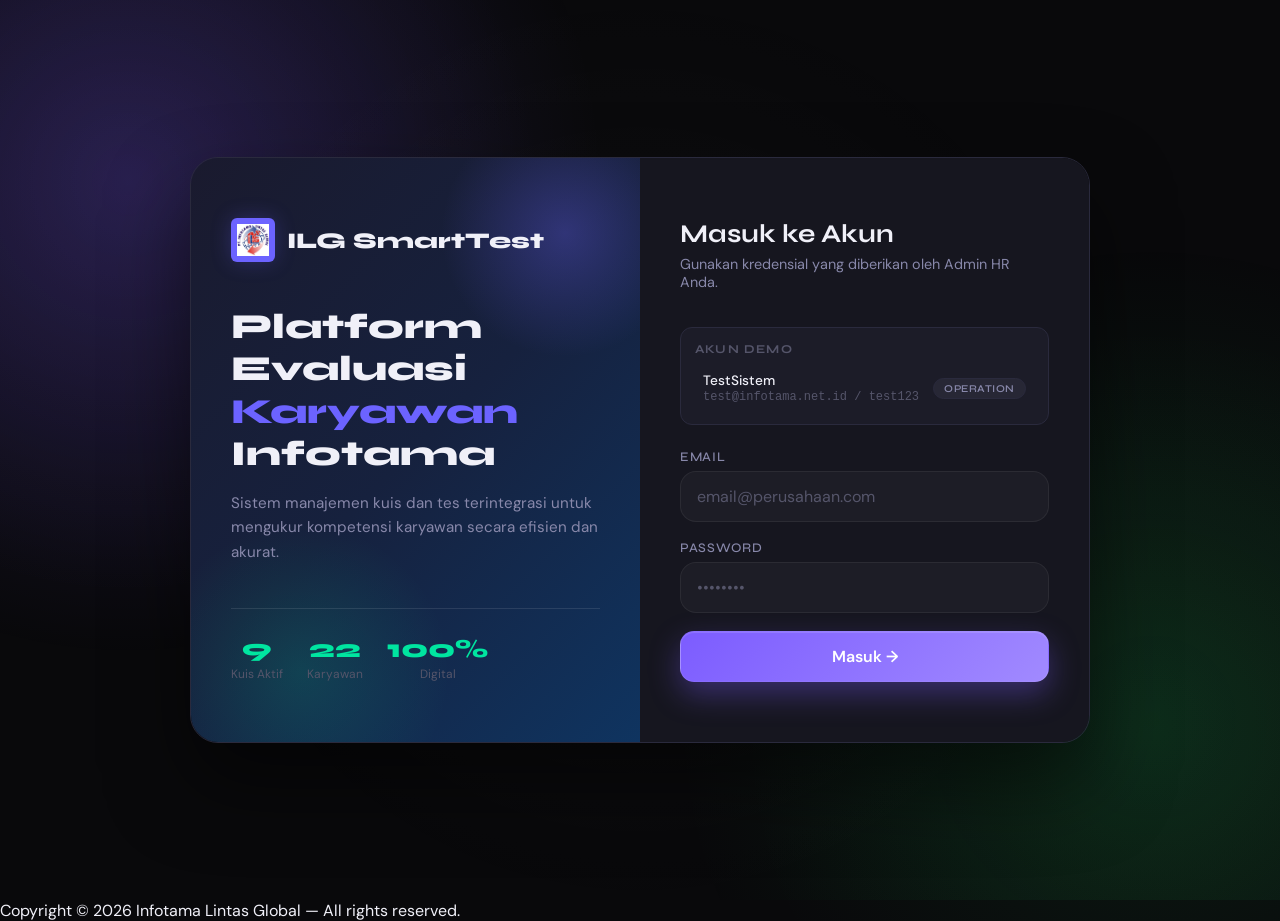
<file: index.html>
<!DOCTYPE html>
<html lang="id">
<head>
  <meta charset="UTF-8" />
  <meta name="viewport" content="width=device-width, initial-scale=1.0, maximum-scale=1.0, user-scalable=no">
  <title>ILG SmartTest — Sistem Kuis Karyawan</title>

  <link rel="preconnect" href="https://fonts.googleapis.com" />
  <link rel="preconnect" href="https://fonts.gstatic.com" crossorigin />
  <link href="https://fonts.googleapis.com/css2?family=Syne:wght@400;600;700;800&family=DM+Sans:ital,wght@0,300;0,400;0,500;0,700&display=swap" rel="stylesheet" />
  <link rel="manifest" href="manifest.json" />
  <link rel="stylesheet" href="style.css" />
  <link rel="stylesheet" href="style-modern-saas-2025.css">
</head>
<body>

  <!-- ==== HAMBURGER MENU ==== -->
  <div id="hb-overlay">
    <button id="hb-toggle" aria-label="Buka menu">
      <span></span><span></span><span></span>
    </button>

    <div id="hb-backdrop"></div>

    <nav id="hb-drawer">
      <div class="hb-drawer-header">
        <img src="logoilg.jpeg" alt="Logo" class="hb-logo" />
        <span>ILG SmartTest</span>
      </div>
      <ul id="hb-menu-list"><!-- diisi otomatis lewat JS --></ul>
    </nav>
  </div>
  <!-- ==== END HAMBURGER MENU ==== -->

  <div id="app"></div>

  <script>
    // Sesuaikan daftar ini dengan teks tombol nav yang SUDAH ADA di app Anda.
    // 'match' = teks yang dicari di tombol/link nav yang dirender bundle1.min.js.
    // 'label' = teks yang tampil di drawer hamburger.
    var MENU_ITEMS = [
      { label: 'Beranda', match: 'Beranda' },
      { label: 'Kuis Saya', match: 'Kuis Saya' },
      { label: 'Hasil Saya', match: 'Hasil Saya' },
      { label: 'Keluar', match: 'Keluar' }
    ];

    (function () {
      var toggleBtn = document.getElementById('hb-toggle');
      var drawer = document.getElementById('hb-drawer');
      var backdrop = document.getElementById('hb-backdrop');
      var list = document.getElementById('hb-menu-list');

      function buildMenu() {
        list.innerHTML = '';
        MENU_ITEMS.forEach(function (item) {
          var li = document.createElement('li');
          var a = document.createElement('a');
          a.href = '#';
          a.textContent = item.label;
          a.addEventListener('click', function (e) {
            e.preventDefault();
            triggerExistingNav(item.match);
            closeDrawer();
          });
          li.appendChild(a);
          list.appendChild(li);
        });
      }

      // Cari elemen nav yang SUDAH dirender oleh bundle1.min.js berdasarkan
      // teksnya, lalu "klik" elemen itu — supaya routing SPA yang sudah ada tetap dipakai.
      function triggerExistingNav(matchText) {
        var candidates = document.querySelectorAll('#app button, #app a, #app [role="button"], #app .nav-item, #app .logout-btn');
        for (var i = 0; i < candidates.length; i++) {
          var el = candidates[i];
          if (el.closest('#hb-overlay')) continue;
          if (el.textContent && el.textContent.trim().indexOf(matchText) !== -1) {
            el.click();
            return;
          }
        }
        console.warn('[hamburger] Tombol nav dengan teks "' + matchText + '" tidak ditemukan di halaman ini.');
      }

      function openDrawer() {
        drawer.classList.add('open');
        backdrop.classList.add('show');
        toggleBtn.classList.add('open');
      }
      function closeDrawer() {
        drawer.classList.remove('open');
        backdrop.classList.remove('show');
        toggleBtn.classList.remove('open');
      }

      toggleBtn.addEventListener('click', function () {
        if (window.innerWidth > 768) {
          document.body.classList.toggle('sidebar-collapsed');
          toggleBtn.classList.toggle('open');
        } else {
          drawer.classList.contains('open') ? closeDrawer() : openDrawer();
        }
      });
      backdrop.addEventListener('click', closeDrawer);

      // Hamburger cuma muncul setelah login (saat sidebar sudah dirender App).
      // Karena app ini SPA yang me-render ulang #app, kita pantau perubahannya.
      function updateVisibility() {
        var loggedIn = !!document.querySelector('#app .sidebar');
        toggleBtn.classList.toggle('visible', loggedIn);
        if (!loggedIn) closeDrawer(); // auto-tutup drawer kalau balik ke login (misal logout)
      }

      var appEl = document.getElementById('app');
      if (appEl) {
        new MutationObserver(updateVisibility).observe(appEl, { childList: true, subtree: true });
      }
      updateVisibility(); // cek langsung saat pertama load

      buildMenu();
    })();
  </script>

  <script src="bundle1.min.js"></script>

  <footer class="site-footer">
    Copyright &copy; 2026 Infotama Lintas Global &mdash; All rights reserved.
  </footer>

  <script>
    if ('serviceWorker' in navigator) {
      navigator.serviceWorker.register('/pwa/sw.js');
    }
    // fallback buat browser yang nggak support Background Sync (Safari/iOS)
    window.addEventListener('online', () => {
      navigator.serviceWorker.ready.then((reg) => {
        reg.active?.postMessage({ type: 'TRY_SYNC_RESULTS' });
      });
    });
  </script>

</body>
</html>
</file>
<file: style.css>
:root {
  --bg-void: #0a0a0f;
  --bg-surface: #111118;
  --bg-card: #16161f;
  --bg-elevated: #1c1c28;
  --border: #2a2a3d;
  --border-bright: #3d3d5c;
 
  --accent: #6c63ff;
  --accent-glow: rgba(108, 99, 255, 0.25);
  --accent-dim: #3d3870;
  --green: #00e5a0;
  --green-glow: rgba(0, 229, 160, 0.2);
  --red: #ff4d6a;
  --red-glow: rgba(255, 77, 106, 0.2);
  --amber: #ffb347;
  --amber-glow: rgba(255, 179, 71, 0.2);
 
  --text-primary: #f0f0f8;
  --text-secondary: #8888aa;
  --text-muted: #55556a;
 
  --radius-sm: 6px;
  --radius-md: 12px;
  --radius-lg: 20px;
  --radius-xl: 28px;
 
  --font-display: 'Syne', sans-serif;
  --font-body: 'DM Sans', sans-serif;
 
  --transition: all 0.2s cubic-bezier(0.4, 0, 0.2, 1);
  --transition-slow: all 0.4s cubic-bezier(0.4, 0, 0.2, 1);
}
 
* { margin: 0; padding: 0; box-sizing: border-box; }
 
html {
  scroll-behavior: smooth;
  -webkit-text-size-adjust: 100%;
  -moz-text-size-adjust: 100%;
  text-size-adjust: 100%;
}
 
body {
  font-family: var(--font-body);
  background: var(--bg-void);
  color: var(--text-primary);
  min-height: 100vh;
  min-height: 100dvh;
  overflow-x: hidden;
  max-width: 100vw;
}
 
body::before {
  content: '';
  position: fixed;
  inset: 0;
  background:
    radial-gradient(ellipse 60% 40% at 15% 20%, rgba(108,99,255,0.08) 0%, transparent 60%),
    radial-gradient(ellipse 40% 60% at 85% 80%, rgba(0,229,160,0.05) 0%, transparent 60%);
  pointer-events: none;
  z-index: 0;
}
 
#app { position: relative; z-index: 1; }
 
::-webkit-scrollbar { width: 6px; }
::-webkit-scrollbar-track { background: var(--bg-surface); }
::-webkit-scrollbar-thumb { background: var(--border-bright); border-radius: 3px; }
::-webkit-scrollbar-thumb:hover { background: var(--accent-dim); }
 
h1, h2, h3, h4 { font-family: var(--font-display); }
 
/* ===== LAYOUT ===== */
.container { max-width: 1200px; margin: 0 auto; padding: 0 24px; }
 
/* ===== BUTTON SYSTEM ===== */
.btn {
  display: inline-flex; align-items: center; gap: 8px;
  padding: 10px 20px; border: none; border-radius: var(--radius-sm);
  font-family: var(--font-body); font-size: 0.9rem; font-weight: 500;
  cursor: pointer; transition: var(--transition); text-decoration: none;
  white-space: nowrap; position: relative; overflow: hidden;
  -webkit-tap-highlight-color: transparent;
  touch-action: manipulation;
}
.btn::after {
  content: ''; position: absolute; inset: 0;
  background: rgba(255,255,255,0); transition: var(--transition);
}
.btn:hover::after { background: rgba(255,255,255,0.06); }
.btn:active { transform: scale(0.97); }
 
.btn-primary {
  background: var(--accent); color: #fff;
  box-shadow: 0 0 20px var(--accent-glow);
}
.btn-primary:hover { box-shadow: 0 0 30px var(--accent-glow), 0 0 60px rgba(108,99,255,0.15); }
 
.btn-ghost {
  background: transparent; color: var(--text-secondary);
  border: 1px solid var(--border);
}
.btn-ghost:hover { border-color: var(--accent); color: var(--text-primary); }
 
.btn-danger {
  background: rgba(255,77,106,0.15); color: var(--red);
  border: 1px solid rgba(255,77,106,0.3);
}
.btn-danger:hover { background: rgba(255,77,106,0.25); }
 
.btn-success {
  background: rgba(0,229,160,0.15); color: var(--green);
  border: 1px solid rgba(0,229,160,0.3);
}
.btn-success:hover { background: rgba(0,229,160,0.25); }
 
.btn-sm { padding: 6px 14px; font-size: 0.8rem; }
.btn-lg { padding: 14px 28px; font-size: 1rem; font-weight: 600; }
.btn-full { width: 100%; justify-content: center; }
 
/* ===== CARD ===== */
.card {
  background: var(--bg-card); border: 1px solid var(--border);
  border-radius: var(--radius-lg); padding: 24px;
  transition: var(--transition);
}
.card:hover { border-color: var(--border-bright); }
 
.card-elevated {
  background: var(--bg-elevated); border: 1px solid var(--border-bright);
}
 
/* ===== BADGE ===== */
.badge {
  display: inline-flex; align-items: center; gap: 4px;
  padding: 3px 10px; border-radius: 99px;
  font-size: 0.75rem; font-weight: 600; font-family: var(--font-display);
  letter-spacing: 0.05em; text-transform: uppercase;
}
.badge-accent { background: var(--accent-glow); color: var(--accent); border: 1px solid var(--accent-dim); }
.badge-green { background: var(--green-glow); color: var(--green); border: 1px solid rgba(0,229,160,0.3); }
.badge-red { background: var(--red-glow); color: var(--red); border: 1px solid rgba(255,77,106,0.3); }
.badge-amber { background: var(--amber-glow); color: var(--amber); border: 1px solid rgba(255,179,71,0.3); }
.badge-muted { background: rgba(136,136,170,0.1); color: var(--text-secondary); border: 1px solid var(--border); }
 
/* ===== FORM ===== */
.form-group { display: flex; flex-direction: column; gap: 6px; margin-bottom: 18px; }
.form-label {
  font-size: 0.82rem; font-weight: 500; color: var(--text-secondary);
  font-family: var(--font-display); letter-spacing: 0.05em; text-transform: uppercase;
}
.form-input, .form-select, .form-textarea {
  background: var(--bg-elevated); border: 1px solid var(--border);
  border-radius: var(--radius-sm); padding: 11px 14px;
  color: var(--text-primary); font-family: var(--font-body);
  /* PENTING: min 16px agar iOS Safari tidak auto-zoom saat focus */
  font-size: 16px;
  transition: var(--transition); outline: none; width: 100%;
  -webkit-appearance: none;
  appearance: none;
}
.form-input:focus, .form-select:focus, .form-textarea:focus {
  border-color: var(--accent); box-shadow: 0 0 0 3px var(--accent-glow);
}
.form-input::placeholder { color: var(--text-muted); }
.form-select { cursor: pointer; }
.form-select option { background: var(--bg-elevated); color: var(--text-primary); }
.form-textarea { resize: vertical; min-height: 100px; }
 
/* ===========================
   LOGIN PAGE
   =========================== */
.login-page {
  min-height: 100vh;
  min-height: 100dvh;
  display: flex; align-items: center; justify-content: center;
  padding: 24px;
}
.login-wrap {
  display: grid; grid-template-columns: 1fr 1fr;
  max-width: 900px; width: 100%; border-radius: var(--radius-xl);
  overflow: hidden; border: 1px solid var(--border);
  box-shadow: 0 40px 80px rgba(0,0,0,0.5);
}
.login-hero {
  background: linear-gradient(135deg, #1a1a2e 0%, #16213e 50%, #0f3460 100%);
  padding: 60px 40px; display: flex; flex-direction: column;
  justify-content: space-between; position: relative; overflow: hidden;
}
.login-hero::before {
  content: '';
  position: absolute; top: -50px; right: -50px;
  width: 250px; height: 250px;
  border-radius: 50%;
  background: radial-gradient(circle, rgba(108,99,255,0.3) 0%, transparent 70%);
}
.login-hero::after {
  content: '';
  position: absolute; bottom: -80px; left: -40px;
  width: 300px; height: 300px; border-radius: 50%;
  background: radial-gradient(circle, rgba(0,229,160,0.15) 0%, transparent 70%);
}
.login-hero-logo {
  display: flex; align-items: center; gap: 12px; position: relative; z-index: 1;
}
.login-hero-logo-icon {
  width: 44px; height: 44px; background: var(--accent);
  border-radius: var(--radius-sm); display: flex; align-items: center; justify-content: center;
  font-size: 1.3rem; box-shadow: 0 0 20px var(--accent-glow);
}
.login-hero-logo span {
  font-family: var(--font-display); font-size: 1.4rem; font-weight: 800;
  color: var(--text-primary);
}
.login-hero-content { position: relative; z-index: 1; }
.login-hero-content h2 {
  font-size: 2.2rem; font-weight: 800; line-height: 1.2; margin-bottom: 16px;
  color: var(--text-primary);
}
.login-hero-content h2 span { color: var(--accent); }
.login-hero-content p { color: var(--text-secondary); line-height: 1.6; font-size: 0.95rem; }
.login-hero-stats {
  display: flex; gap: 24px; position: relative; z-index: 1;
  padding-top: 24px; border-top: 1px solid rgba(255,255,255,0.1);
}
.login-stat-item { text-align: center; }
.login-stat-item .val {
  font-family: var(--font-display); font-size: 1.6rem; font-weight: 800;
  color: var(--green);
}
.login-stat-item .lbl { font-size: 0.75rem; color: var(--text-muted); margin-top: 2px; }
 
.login-form-wrap {
  background: var(--bg-card); padding: 60px 40px;
  display: flex; flex-direction: column; justify-content: center;
}
.login-form-wrap h3 {
  font-size: 1.6rem; font-weight: 700; margin-bottom: 6px;
}
.login-form-wrap > p {
  color: var(--text-secondary); font-size: 0.9rem; margin-bottom: 36px;
}
 
.demo-accounts {
  background: var(--bg-elevated); border: 1px solid var(--border);
  border-radius: var(--radius-md); padding: 14px; margin-bottom: 24px;
}
.demo-accounts h4 {
  font-size: 0.75rem; font-weight: 700; color: var(--text-muted);
  font-family: var(--font-display); letter-spacing: 0.1em; text-transform: uppercase;
  margin-bottom: 10px;
}
.demo-row {
  display: flex; justify-content: space-between; align-items: center;
  padding: 6px 8px; border-bottom: 1px solid var(--border); cursor: pointer;
  border-radius: var(--radius-sm); transition: var(--transition);
  -webkit-tap-highlight-color: transparent;
  touch-action: manipulation;
}
.demo-row:last-child { border-bottom: none; }
.demo-row:hover { background: var(--bg-card); }
.demo-row-info { display: flex; flex-direction: column; gap: 1px; }
.demo-row-info .name { font-size: 0.85rem; font-weight: 500; color: var(--text-primary); }
.demo-row-info .creds { font-size: 0.75rem; color: var(--text-muted); font-family: monospace; }
.demo-row .badge { font-size: 0.65rem; }
 
/* ===========================
   NAV / SIDEBAR
   =========================== */
.layout { display: flex; min-height: 100vh; min-height: 100dvh; }
 
.sidebar {
  width: 260px; background: var(--bg-surface); border-right: 1px solid var(--border);
  display: flex; flex-direction: column; position: fixed; top: 0; left: 0;
  height: 100vh; z-index: 100; transition: var(--transition-slow);
  overflow-y: auto;
}
.sidebar-logo {
  padding: 28px 24px; display: flex; align-items: center; gap: 12px;
  border-bottom: 1px solid var(--border);
}
.sidebar-logo-icon {
  width: 40px; height: 40px; background: var(--accent);
  border-radius: var(--radius-sm); display: flex; align-items: center; justify-content: center;
  font-size: 1.2rem; flex-shrink: 0; box-shadow: 0 0 16px var(--accent-glow);
}
.sidebar-logo span {
  font-family: var(--font-display); font-size: 1.2rem; font-weight: 800;
}
 
.sidebar-user {
  padding: 20px 24px; border-bottom: 1px solid var(--border);
  display: flex; align-items: center; gap: 12px;
}
.sidebar-avatar {
  width: 38px; height: 38px; border-radius: 50%;
  background: linear-gradient(135deg, var(--accent), var(--green));
  display: flex; align-items: center; justify-content: center;
  font-family: var(--font-display); font-weight: 700; font-size: 0.9rem; flex-shrink: 0;
}
.sidebar-user-info { min-width: 0; }
.sidebar-user-info .name {
  font-size: 0.9rem; font-weight: 600; white-space: nowrap;
  overflow: hidden; text-overflow: ellipsis;
}
.sidebar-user-info .role { font-size: 0.75rem; color: var(--text-secondary); }
 
.sidebar-nav { padding: 16px 12px; flex: 1; }
.sidebar-section-label {
  font-size: 0.65rem; font-weight: 700; color: var(--text-muted);
  letter-spacing: 0.12em; text-transform: uppercase;
  padding: 0 12px; margin: 20px 0 8px;
  font-family: var(--font-display);
}
.sidebar-section-label:first-child { margin-top: 0; }
 
.nav-item {
  display: flex; align-items: center; gap: 10px;
  padding: 10px 12px; border-radius: var(--radius-sm);
  color: var(--text-secondary); font-size: 0.88rem; font-weight: 400;
  cursor: pointer; transition: var(--transition); position: relative;
  margin-bottom: 2px;
  -webkit-tap-highlight-color: transparent;
  touch-action: manipulation;
}
.nav-item:hover { background: var(--bg-elevated); color: var(--text-primary); }
.nav-item.active {
  background: var(--accent-glow); color: var(--accent);
  border: 1px solid rgba(108,99,255,0.2);
  font-weight: 500;
}
.nav-item .icon { font-size: 1rem; width: 20px; text-align: center; flex-shrink: 0; }
.nav-item .count {
  margin-left: auto; background: var(--accent); color: #fff;
  font-size: 0.65rem; font-weight: 700; padding: 1px 6px; border-radius: 99px;
}
 
.sidebar-footer {
  padding: 20px 24px; border-top: 1px solid var(--border);
}
.logout-btn {
  display: flex; align-items: center; gap: 10px;
  color: var(--text-muted); font-size: 0.85rem; cursor: pointer;
  padding: 8px 12px; border-radius: var(--radius-sm);
  transition: var(--transition); width: 100%;
  -webkit-tap-highlight-color: transparent;
  touch-action: manipulation;
}
.logout-btn:hover { color: var(--red); background: var(--red-glow); }
 
/* ===========================
   MAIN CONTENT
   =========================== */
.main-content {
  margin-left: 260px; flex: 1; padding: 0;
  min-height: 100vh;
}
 
.page-header {
  padding: 32px 36px 24px; border-bottom: 1px solid var(--border);
  background: var(--bg-surface);
  position: sticky; top: 0; z-index: 50;
  display: flex; align-items: center; justify-content: space-between;
}
.page-header-left h1 {
  font-size: 1.8rem; font-weight: 800; line-height: 1;
  margin-bottom: 4px;
}
.page-header-left p { color: var(--text-secondary); font-size: 0.9rem; }
.page-header-actions { display: flex; gap: 10px; align-items: center; }
 
.page-body { padding: 32px 36px; }
 
/* ===========================
   STATS GRID
   =========================== */
.stats-grid {
  display: grid; grid-template-columns: repeat(auto-fit, minmax(200px, 1fr));
  gap: 16px; margin-bottom: 32px;
}
.stat-card {
  background: var(--bg-card); border: 1px solid var(--border);
  border-radius: var(--radius-lg); padding: 22px 24px;
  transition: var(--transition); position: relative; overflow: hidden;
}
.stat-card::before {
  content: ''; position: absolute; top: 0; left: 0; right: 0; height: 2px;
}
.stat-card.accent::before { background: linear-gradient(90deg, var(--accent), transparent); }
.stat-card.green::before { background: linear-gradient(90deg, var(--green), transparent); }
.stat-card.red::before { background: linear-gradient(90deg, var(--red), transparent); }
.stat-card.amber::before { background: linear-gradient(90deg, var(--amber), transparent); }
 
.stat-card:hover { border-color: var(--border-bright); transform: translateY(-2px); }
.stat-icon {
  width: 42px; height: 42px; border-radius: var(--radius-sm);
  display: flex; align-items: center; justify-content: center; font-size: 1.2rem;
  margin-bottom: 14px;
}
.stat-icon.accent { background: var(--accent-glow); }
.stat-icon.green { background: var(--green-glow); }
.stat-icon.red { background: var(--red-glow); }
.stat-icon.amber { background: var(--amber-glow); }
 
.stat-value {
  font-family: var(--font-display); font-size: 2rem; font-weight: 800; line-height: 1;
  margin-bottom: 4px;
}
.stat-label { font-size: 0.82rem; color: var(--text-secondary); }
.stat-change { font-size: 0.75rem; margin-top: 6px; }
.stat-change.up { color: var(--green); }
.stat-change.down { color: var(--red); }
 
/* ===========================
   TABLE
   =========================== */
.table-wrap {
  background: var(--bg-card); border: 1px solid var(--border);
  border-radius: var(--radius-lg); overflow: hidden;
}
.table-header {
  padding: 18px 24px; border-bottom: 1px solid var(--border);
  display: flex; align-items: center; justify-content: space-between;
}
.table-header h3 { font-size: 1rem; font-weight: 700; }
.table-search {
  display: flex; align-items: center; gap: 8px;
  background: var(--bg-elevated); border: 1px solid var(--border);
  border-radius: var(--radius-sm); padding: 7px 12px;
}
.table-search input {
  background: transparent; border: none; outline: none;
  color: var(--text-primary); font-size: 16px; font-family: var(--font-body);
  width: 200px;
}
.table-search input::placeholder { color: var(--text-muted); }
 
table { width: 100%; border-collapse: collapse; }
thead th {
  padding: 12px 24px; text-align: left;
  font-size: 0.72rem; font-weight: 700; color: var(--text-muted);
  font-family: var(--font-display); letter-spacing: 0.1em; text-transform: uppercase;
  border-bottom: 1px solid var(--border); background: var(--bg-elevated);
}
tbody td {
  padding: 14px 24px; border-bottom: 1px solid var(--border);
  font-size: 0.88rem; transition: var(--transition);
}
tbody tr:last-child td { border-bottom: none; }
tbody tr:hover td { background: var(--bg-elevated); }
 
.avatar-cell { display: flex; align-items: center; gap: 10px; }
.avatar-mini {
  width: 32px; height: 32px; border-radius: 50%;
  background: linear-gradient(135deg, var(--accent), var(--green));
  display: flex; align-items: center; justify-content: center;
  font-size: 0.75rem; font-weight: 700; flex-shrink: 0;
}
 
/* ===========================
   QUIZ CARDS
   =========================== */
.quiz-grid {
  display: grid; grid-template-columns: repeat(auto-fill, minmax(300px, 1fr));
  gap: 20px; margin-bottom: 32px;
}
.quiz-card {
  background: var(--bg-card); border: 1px solid var(--border);
  border-radius: var(--radius-lg); padding: 24px;
  transition: var(--transition-slow); cursor: pointer; position: relative; overflow: hidden;
  -webkit-tap-highlight-color: transparent;
  touch-action: manipulation;
}
.quiz-card::before {
  content: ''; position: absolute; top: 0; left: 0; right: 0; height: 3px;
  background: linear-gradient(90deg, var(--accent), var(--green));
  transform: scaleX(0); transform-origin: left;
  transition: transform 0.3s ease;
}
.quiz-card:hover { border-color: var(--accent); transform: translateY(-4px); box-shadow: 0 16px 40px rgba(0,0,0,0.3); }
.quiz-card:hover::before { transform: scaleX(1); }
 
.quiz-card-header { display: flex; justify-content: space-between; align-items: flex-start; margin-bottom: 14px; }
.quiz-card-icon {
  width: 48px; height: 48px; border-radius: var(--radius-md);
  background: var(--accent-glow); border: 1px solid var(--accent-dim);
  display: flex; align-items: center; justify-content: center; font-size: 1.4rem;
}
.quiz-card-title { font-size: 1.1rem; font-weight: 700; margin-bottom: 6px; }
.quiz-card-desc { font-size: 0.84rem; color: var(--text-secondary); line-height: 1.5; margin-bottom: 16px; }
.quiz-card-meta {
  display: flex; gap: 16px; padding-top: 16px; border-top: 1px solid var(--border);
}
.quiz-meta-item { display: flex; flex-direction: column; gap: 2px; }
.quiz-meta-item .meta-val { font-size: 0.9rem; font-weight: 600; }
.quiz-meta-item .meta-lbl { font-size: 0.72rem; color: var(--text-muted); }
 
/* ===========================
   QUIZ TAKING SCREEN
   =========================== */
.quiz-screen { padding: 0; }
 
.quiz-topbar {
  background: var(--bg-surface); border-bottom: 1px solid var(--border);
  padding: 16px 36px; display: flex; align-items: center; justify-content: space-between;
  position: sticky; top: 0; z-index: 50;
}
.quiz-topbar-left { display: flex; align-items: center; gap: 16px; }
.quiz-topbar-left h2 { font-size: 1rem; font-weight: 700; }
.quiz-progress-wrap { display: flex; align-items: center; gap: 12px; }
.quiz-progress-bar {
  width: 160px; height: 4px; background: var(--bg-elevated);
  border-radius: 2px; overflow: hidden;
}
.quiz-progress-fill {
  height: 100%; background: linear-gradient(90deg, var(--accent), var(--green));
  border-radius: 2px; transition: width 0.4s ease;
}
.quiz-progress-text { font-size: 0.8rem; color: var(--text-secondary); }
 
.quiz-timer {
  display: flex; align-items: center; gap: 8px;
  background: var(--bg-elevated); border: 1px solid var(--border);
  border-radius: var(--radius-sm); padding: 8px 16px;
  font-family: var(--font-display); font-weight: 700; font-size: 1.1rem;
}
.quiz-timer.warning { border-color: var(--amber); color: var(--amber); background: var(--amber-glow); }
.quiz-timer.danger { border-color: var(--red); color: var(--red); background: var(--red-glow); animation: pulse 1s infinite; }
@keyframes pulse { 0%,100% { opacity: 1; } 50% { opacity: 0.6; } }
 
.quiz-body { padding: 40px 36px; max-width: 800px; margin: 0 auto; }
 
.question-nav {
  display: flex; gap: 8px; flex-wrap: wrap; margin-bottom: 32px;
}
.q-nav-btn {
  width: 36px; height: 36px; border-radius: var(--radius-sm);
  border: 1px solid var(--border); background: var(--bg-elevated);
  color: var(--text-secondary); font-size: 0.8rem; font-weight: 600;
  cursor: pointer; transition: var(--transition); font-family: var(--font-display);
  display: flex; align-items: center; justify-content: center;
  -webkit-tap-highlight-color: transparent;
  touch-action: manipulation;
}
.q-nav-btn:hover { border-color: var(--accent); color: var(--accent); }
.q-nav-btn.current { background: var(--accent); border-color: var(--accent); color: #fff; }
.q-nav-btn.answered { background: var(--bg-card); border-color: var(--green); color: var(--green); }
 
.question-card {
  background: var(--bg-card); border: 1px solid var(--border);
  border-radius: var(--radius-xl); padding: 36px; margin-bottom: 24px;
}
.question-num {
  font-size: 0.75rem; font-weight: 700; color: var(--accent);
  font-family: var(--font-display); letter-spacing: 0.1em; text-transform: uppercase;
  margin-bottom: 16px;
}
.question-text { font-size: 1.15rem; font-weight: 500; line-height: 1.6; margin-bottom: 28px; }
 
.options-grid { display: flex; flex-direction: column; gap: 12px; }
.option-item {
  display: flex; align-items: center; gap: 14px;
  padding: 14px 18px; border-radius: var(--radius-md);
  border: 1px solid var(--border); background: var(--bg-elevated);
  cursor: pointer; transition: var(--transition);
  -webkit-tap-highlight-color: transparent;
  touch-action: manipulation;
}
.option-item:hover { border-color: var(--accent-dim); background: var(--bg-card); }
.option-item.selected {
  border-color: var(--accent); background: var(--accent-glow);
  box-shadow: 0 0 0 1px var(--accent);
}
.option-letter {
  width: 32px; height: 32px; border-radius: 50%;
  border: 1px solid var(--border); display: flex; align-items: center; justify-content: center;
  font-size: 0.8rem; font-weight: 700; font-family: var(--font-display); flex-shrink: 0;
  transition: var(--transition);
}
.option-item.selected .option-letter {
  background: var(--accent); border-color: var(--accent); color: #fff;
}
.option-text { font-size: 0.92rem; line-height: 1.5; }
 
.quiz-nav-buttons {
  display: flex; justify-content: space-between; align-items: center;
}
 
/* ===========================
   RESULT SCREEN
   =========================== */
.result-screen {
  min-height: 100vh; display: flex; align-items: center; justify-content: center;
  padding: 40px 24px;
}
.result-card {
  max-width: 560px; width: 100%;
  background: var(--bg-card); border: 1px solid var(--border);
  border-radius: var(--radius-xl); padding: 48px 40px; text-align: center;
}
.result-score-ring {
  width: 140px; height: 140px; margin: 0 auto 28px;
  position: relative; display: flex; align-items: center; justify-content: center;
}
.result-score-ring svg {
  position: absolute; inset: 0; transform: rotate(-90deg);
}
.result-score-ring .score-num {
  font-family: var(--font-display); font-size: 2.4rem; font-weight: 800;
  position: relative; z-index: 1;
}
.result-card h2 { font-size: 1.8rem; font-weight: 800; margin-bottom: 8px; }
.result-card .result-subtitle { color: var(--text-secondary); font-size: 0.95rem; margin-bottom: 32px; }
 
.result-stats { display: grid; grid-template-columns: 1fr 1fr 1fr; gap: 16px; margin-bottom: 32px; }
.result-stat-item {
  background: var(--bg-elevated); border: 1px solid var(--border);
  border-radius: var(--radius-md); padding: 16px; text-align: center;
}
.result-stat-item .val { font-family: var(--font-display); font-size: 1.4rem; font-weight: 700; }
.result-stat-item .val.correct { color: var(--green); }
.result-stat-item .val.wrong { color: var(--red); }
.result-stat-item .val.skip { color: var(--amber); }
.result-stat-item .lbl { font-size: 0.72rem; color: var(--text-muted); margin-top: 4px; }
 
.status-banner {
  border-radius: var(--radius-md); padding: 14px 20px; margin-bottom: 28px;
  display: flex; align-items: center; gap: 12px;
}
.status-banner.pass { background: var(--green-glow); border: 1px solid rgba(0,229,160,0.3); }
.status-banner.fail { background: var(--red-glow); border: 1px solid rgba(255,77,106,0.3); }
.status-banner .status-icon { font-size: 1.5rem; }
.status-banner .status-text h4 { font-size: 0.95rem; font-weight: 700; margin-bottom: 2px; }
.status-banner .status-text p { font-size: 0.82rem; color: var(--text-secondary); }
 
/* ===========================
   MODAL
   =========================== */
.modal-overlay {
  position: fixed; inset: 0; background: rgba(0,0,0,0.7);
  backdrop-filter: blur(6px); -webkit-backdrop-filter: blur(6px);
  z-index: 1000;
  display: flex; align-items: center; justify-content: center;
  padding: 24px; opacity: 0; animation: fadeIn 0.2s ease forwards;
}
@keyframes fadeIn { to { opacity: 1; } }
 
.modal {
  background: var(--bg-card); border: 1px solid var(--border-bright);
  border-radius: var(--radius-xl); padding: 32px; max-width: 560px; width: 100%;
  transform: scale(0.95) translateY(10px); animation: slideIn 0.25s ease forwards;
  max-height: 90vh; overflow-y: auto;
}
@keyframes slideIn { to { transform: scale(1) translateY(0); } }
.modal-header { display: flex; justify-content: space-between; align-items: center; margin-bottom: 24px; }
.modal-header h3 { font-size: 1.2rem; font-weight: 700; }
.modal-close {
  width: 32px; height: 32px; border: none; border-radius: 50%;
  background: var(--bg-elevated); color: var(--text-secondary); cursor: pointer;
  font-size: 1.1rem; transition: var(--transition); display: flex; align-items: center; justify-content: center;
  -webkit-tap-highlight-color: transparent;
  touch-action: manipulation;
}
.modal-close:hover { background: var(--border); color: var(--text-primary); }
.modal-footer { display: flex; justify-content: flex-end; gap: 10px; margin-top: 24px; padding-top: 24px; border-top: 1px solid var(--border); }
 
/* ===========================
   NOTIFICATION
   =========================== */
.notification {
  position: fixed; top: 24px; right: 24px; z-index: 9999;
  background: var(--bg-elevated); border: 1px solid var(--border-bright);
  border-radius: var(--radius-md); padding: 14px 18px;
  display: flex; align-items: center; gap: 12px;
  box-shadow: 0 8px 32px rgba(0,0,0,0.4);
  animation: notifIn 0.3s ease; max-width: 340px;
}
@keyframes notifIn {
  from { opacity: 0; transform: translateX(60px); }
  to { opacity: 1; transform: translateX(0); }
}
.notification.success { border-color: rgba(0,229,160,0.4); }
.notification.error { border-color: rgba(255,77,106,0.4); }
.notification .notif-icon { font-size: 1.2rem; flex-shrink: 0; }
.notification .notif-text { font-size: 0.875rem; line-height: 1.4; }
 
/* ===========================
   EMPTY STATE
   =========================== */
.empty-state {
  text-align: center; padding: 60px 20px;
  color: var(--text-secondary);
}
.empty-state .empty-icon { font-size: 3rem; margin-bottom: 16px; opacity: 0.5; }
.empty-state h3 { font-size: 1.1rem; font-weight: 700; color: var(--text-primary); margin-bottom: 6px; }
.empty-state p { font-size: 0.88rem; }
 
/* ===========================
   SCORE BAR
   =========================== */
.score-bar-wrap { display: flex; align-items: center; gap: 10px; }
.score-bar {
  flex: 1; height: 6px; background: var(--bg-elevated);
  border-radius: 3px; overflow: hidden;
}
.score-bar-fill { height: 100%; border-radius: 3px; transition: width 0.8s ease; }
.score-bar-fill.high { background: var(--green); }
.score-bar-fill.mid { background: var(--amber); }
.score-bar-fill.low { background: var(--red); }
.score-text { font-size: 0.82rem; font-weight: 600; min-width: 36px; text-align: right; }
 
/* ===========================
   DETAIL VIEW
   =========================== */
.detail-grid { display: grid; grid-template-columns: 1fr 1fr; gap: 20px; margin-bottom: 24px; }
.detail-item { display: flex; flex-direction: column; gap: 4px; }
.detail-item .dlbl { font-size: 0.72rem; font-weight: 700; color: var(--text-muted); font-family: var(--font-display); letter-spacing: 0.08em; text-transform: uppercase; }
.detail-item .dval { font-size: 0.92rem; color: var(--text-primary); font-weight: 500; }
 
/* ===========================
   ANSWER REVIEW
   =========================== */
.answer-review-item {
  background: var(--bg-elevated); border: 1px solid var(--border);
  border-radius: var(--radius-md); padding: 16px; margin-bottom: 12px;
}
.answer-review-item.correct-answer { border-color: rgba(0,229,160,0.4); }
.answer-review-item.wrong-answer { border-color: rgba(255,77,106,0.4); }
.answer-num { font-size: 0.72rem; font-weight: 700; color: var(--accent); font-family: var(--font-display); text-transform: uppercase; letter-spacing: 0.08em; margin-bottom: 6px; }
.answer-question { font-size: 0.88rem; font-weight: 500; margin-bottom: 10px; }
.answer-choices { display: flex; flex-direction: column; gap: 6px; }
.answer-choice { font-size: 0.82rem; padding: 6px 10px; border-radius: var(--radius-sm); }
.answer-choice.given-correct { background: var(--green-glow); color: var(--green); }
.answer-choice.given-wrong { background: var(--red-glow); color: var(--red); }
.answer-choice.correct-ans { background: var(--green-glow); color: var(--green); border: 1px dashed var(--green); }
.answer-choice.not-selected { color: var(--text-muted); }
 
/* ===========================
   TABS
   =========================== */
.tabs { display: flex; gap: 4px; margin-bottom: 24px; background: var(--bg-elevated); border: 1px solid var(--border); border-radius: var(--radius-md); padding: 4px; }
.tab-btn {
  flex: 1; padding: 9px 16px; border: none; border-radius: var(--radius-sm);
  background: transparent; color: var(--text-secondary);
  font-family: var(--font-body); font-size: 0.85rem; font-weight: 500;
  cursor: pointer; transition: var(--transition);
  -webkit-tap-highlight-color: transparent;
  touch-action: manipulation;
}
.tab-btn.active { background: var(--bg-card); color: var(--text-primary); box-shadow: 0 2px 8px rgba(0,0,0,0.3); }
 
@supports (padding: env(safe-area-inset-top)) {
  .page-header {
    padding-left: max(36px, env(safe-area-inset-left));
    padding-right: max(36px, env(safe-area-inset-right));
  }
  .login-page {
    padding-bottom: max(24px, env(safe-area-inset-bottom));
  }
}
 
/* ===========================
   HAMBURGER MENU (ILG SmartTest)
   =========================== */
#hb-toggle {
  position: fixed;
  top: 14px;
  left: 14px;
  z-index: 1000;
  display: none;
  width: 42px;
  height: 42px;
  border-radius: 10px;
  border: none;
  background: rgba(20, 18, 40, 0.7);
  backdrop-filter: blur(6px);
  flex-direction: column;
  justify-content: center;
  align-items: center;
  gap: 5px;
  cursor: pointer;
}
#hb-toggle.visible { display: flex; }

@media (min-width: 769px) {
  body.sidebar-collapsed .sidebar {
    transform: translateX(-100%);
  }
  body.sidebar-collapsed .main-content {
    margin-left: 0;
  }
  .sidebar { transition: transform 0.3s ease; }
  .main-content { transition: margin-left 0.3s ease; }
}
#hb-toggle span {
  display: block;
  width: 20px;
  height: 2px;
  background: #ffffff;
  border-radius: 2px;
  transition: transform 0.25s ease, opacity 0.25s ease;
}
#hb-toggle.open span:nth-child(1) { transform: translateY(7px) rotate(45deg); }
#hb-toggle.open span:nth-child(2) { opacity: 0; }
#hb-toggle.open span:nth-child(3) { transform: translateY(-7px) rotate(-45deg); }
 
#hb-backdrop {
  position: fixed;
  inset: 0;
  background: rgba(0, 0, 0, 0.5);
  z-index: 998;
  opacity: 0;
  pointer-events: none;
  transition: opacity 0.25s ease;
}
#hb-backdrop.show { opacity: 1; pointer-events: auto; }
 
#hb-drawer {
  position: fixed;
  top: 0;
  left: 0;
  height: 100%;
  width: 260px;
  max-width: 78vw;
  background: #14121f;
  border-right: 1px solid rgba(255, 255, 255, 0.08);
  z-index: 999;
  transform: translateX(-100%);
  transition: transform 0.28s ease;
  display: flex;
  flex-direction: column;
  padding-top: 20px;
}
#hb-drawer.open { transform: translateX(0); }
/* ===== SIDEBAR COLLAPSE (Desktop) ===== */
.sidebar {
  transition: transform 0.3s ease;
}
.main-content {
  transition: margin-left 0.3s ease;
}

@media (min-width: 769px) {
  body.sidebar-collapsed .sidebar {
    transform: translateX(-100%);
  }
  body.sidebar-collapsed .main-content {
    margin-left: 0;
  }
}
 
.hb-drawer-header {
  display: flex;
  align-items: center;
  gap: 10px;
  padding: 0 18px 20px 18px;
  border-bottom: 1px solid rgba(255, 255, 255, 0.08);
  color: #fff;
  font-weight: 700;
}
.hb-logo { width: 32px; height: 32px; border-radius: 8px; object-fit: cover; }
 
#hb-menu-list { list-style: none; margin: 0; padding: 10px 0; }
#hb-menu-list li a {
  display: block;
  padding: 13px 20px;
  color: #d8d6f0;
  text-decoration: none;
  font-size: 15px;
}
#hb-menu-list li a:hover,
#hb-menu-list li a:active {
  background: rgba(109, 91, 208, 0.18);
  color: #fff;
}
 
/* ===========================
   RESPONSIVE — TABLET & MOBILE
   =========================== */
 
@media (max-width: 1024px) {
  .sidebar { width: 220px; }
  .main-content { margin-left: 220px; }
  .page-body { padding: 24px; }
  .page-header { padding: 24px 24px 18px; }
  .quiz-body { padding: 28px 24px; }
}
 
@media (max-width: 768px) {
 
  /* --- LOGIN --- */
  .login-page {
    padding: 0;
    align-items: flex-start;  
  }
  .login-wrap {
    grid-template-columns: 1fr;
    border-radius: 0 0 var(--radius-xl) var(--radius-xl); 
    max-width: 100%;
    min-height: 100vh;
    min-height: 100dvh;
    border-left: none;
    border-right: none;
    border-top: none;
  }
 
  .login-hero {
    display: flex;
    padding: 28px 24px 24px;
    min-height: auto;
    background: linear-gradient(135deg, #1a1a2e 0%, #16213e 50%, #0f3460 100%);
  }
  .login-hero-content h2 {
    font-size: 1.5rem;
    margin-bottom: 8px;
  }
  .login-hero-content p {
    font-size: 0.82rem;
    display: none; 
  }
  .login-hero-stats {
    gap: 16px;
    padding-top: 16px;
  }
  .login-stat-item .val {
    font-size: 1.2rem;
  }
 
  .login-form-wrap {
    padding: 28px 24px;
    padding-bottom: calc(28px + env(safe-area-inset-bottom, 0px));
  }
  .login-form-wrap h3 { font-size: 1.4rem; }
  /* --- SIDEBAR → BOTTOM NAV BAR --- */
  .sidebar {
    width: 100%;
    height: auto;
    position: fixed;
    bottom: 0;
    top: auto;
    left: 0;
    right: 0;
    flex-direction: row;
    border-right: none;
    border-top: 1px solid var(--border);
    z-index: 200;
    overflow-x: auto;
    overflow-y: visible;
    padding: 0;
    padding-bottom: env(safe-area-inset-bottom, 0px);
    scrollbar-width: none;
  }
  .sidebar::-webkit-scrollbar { display: none; }
 
  .sidebar-logo,
  .sidebar-user,
  .sidebar-section-label { display: none; }
 
  .sidebar-nav {
    display: flex;
    flex-direction: row;
    padding: 0;
    width: 100%;
    justify-content: space-around;
    flex: 1;
  }
 
  .nav-item {
    flex-direction: column;
    align-items: center;
    justify-content: center;
    gap: 3px;
    padding: 10px 6px;
    border-radius: 0;
    font-size: 0.65rem;
    min-width: 56px;
    flex: 1;
    margin-bottom: 0;
    border: none !important;
    background: transparent !important;
  }
  .nav-item .icon {
    font-size: 1.3rem;
    width: auto;
    line-height: 1;
  }
  .nav-item .count { display: none; }
  .nav-item.active {
    color: var(--accent);
    border-top: 2px solid var(--accent) !important;
    background: transparent !important;
  }
 
  .sidebar-footer {
    display: flex !important;
    padding: 0;
    border: none;
    flex-shrink: 0;
  }
  .logout-btn {
    flex-direction: column;
    align-items: center;
    justify-content: center;
    gap: 3px;
    padding: 10px 6px;
    border-radius: 0;
    font-size: 0.65rem;
    min-width: 56px;
    flex: 1;
    width: auto;
    background: transparent;
  }
  .logout-btn .icon-text { font-size: 1.3rem; }
 
  /* --- MAIN CONTENT --- */
  .main-content {
    margin-left: 0;
    margin-bottom: 64px;
    margin-bottom: calc(64px + env(safe-area-inset-bottom, 0px));
  }
 
  /* --- PAGE HEADER --- */
  .page-header {
    padding: 18px 16px 14px;
    flex-direction: column;
    align-items: flex-start;
    gap: 10px;
    position: sticky;
    top: 0;
  }
  .page-header-left h1 { font-size: clamp(1.2rem, 5vw, 1.5rem); }
  .page-header-left p { font-size: 0.82rem; }
  .page-header-actions {
    width: 100%;
    flex-wrap: wrap;
  }
  .page-header-actions .btn { font-size: 0.82rem; padding: 8px 14px; }
 
  .page-body { padding: 16px; }
 
  /* --- STATS GRID --- */
  .stats-grid {
    grid-template-columns: 1fr 1fr;
    gap: 12px;
    margin-bottom: 20px;
  }
  .stat-card { padding: 16px 14px; }
  .stat-icon { width: 36px; height: 36px; font-size: 1rem; margin-bottom: 10px; }
  .stat-value { font-size: clamp(1.4rem, 5vw, 1.8rem); }
  .stat-label { font-size: 0.75rem; }
 
  /* --- QUIZ GRID --- */
  .quiz-grid { grid-template-columns: 1fr; gap: 12px; }
  .quiz-card { padding: 18px 16px; }
 
  /* --- TABLE --- */
  .table-wrap {
    border-radius: var(--radius-md);
    overflow-x: auto;
    -webkit-overflow-scrolling: touch;
  }
  .table-header {
    padding: 14px 16px;
    flex-direction: column;
    align-items: flex-start;
    gap: 10px;
  }
  .table-search input { width: 140px; }
  thead th { padding: 10px 12px; font-size: 0.65rem; }
  tbody td { padding: 12px 12px; font-size: 0.82rem; }
  .score-bar-wrap { max-width: 90px; }
 
  /* --- QUIZ SCREEN --- */
  .quiz-topbar {
    padding: 12px 16px;
    flex-wrap: wrap;
    gap: 8px;
  }
  .quiz-topbar-left { flex-wrap: wrap; gap: 8px; }
  .quiz-topbar-left h2 { font-size: 0.9rem; }
  .quiz-progress-bar { width: 100px; }
  .quiz-progress-text { font-size: 0.72rem; }
  .quiz-timer { font-size: 0.95rem; padding: 6px 12px; }
 
  .quiz-body { padding: 16px; }
  .question-card { padding: 20px 16px; border-radius: var(--radius-lg); }
  .question-text { font-size: 0.97rem; margin-bottom: 20px; }
  .question-nav { gap: 6px; margin-bottom: 20px; }
  .q-nav-btn { width: 32px; height: 32px; font-size: 0.72rem; }
 
  .option-item { padding: 12px 14px; }
  .option-letter { width: 28px; height: 28px; font-size: 0.75rem; }
  .option-text { font-size: 0.85rem; }
 
  .quiz-nav-buttons { gap: 8px; }
  .quiz-nav-buttons .btn { flex: 1; justify-content: center; font-size: 0.85rem; padding: 10px 12px; }
 
  /* --- RESULT SCREEN --- */
  .result-screen {
    padding: 20px 16px;
    padding-bottom: calc(80px + env(safe-area-inset-bottom, 0px));
    align-items: flex-start;
  }
  .result-card { padding: 28px 20px; border-radius: var(--radius-lg); }
  .result-score-ring { width: 120px; height: 120px; }
  .result-score-ring .score-num { font-size: 2rem; }
  .result-card h2 { font-size: 1.4rem; }
  .result-stats {
    grid-template-columns: 1fr 1fr 1fr;
    gap: 10px;
  }
  .result-stat-item { padding: 12px 8px; }
  .result-stat-item .val { font-size: 1.2rem; }
  .result-stat-item .lbl { font-size: 0.65rem; }
 
  /* --- MODAL → BOTTOM SHEET --- */
  .modal-overlay {
    padding: 0;
    align-items: flex-end;
  }
  .modal {
    border-radius: var(--radius-xl) var(--radius-xl) 0 0;
    max-width: 100%;
    max-height: 90vh;
    max-height: 90dvh;
    padding: 24px 20px;
    padding-bottom: calc(24px + env(safe-area-inset-bottom, 0px));
    animation: slideUp 0.3s ease forwards;
  }
  @keyframes slideUp {
    from { transform: translateY(100%); }
    to { transform: translateY(0); }
  }
  .modal-footer { flex-direction: column-reverse; }
  .modal-footer .btn { width: 100%; justify-content: center; }
 
  /* --- DETAIL GRID --- */
  .detail-grid { grid-template-columns: 1fr; gap: 12px; }
 
  /* --- NOTIFICATION → TOP FULL WIDTH --- */
  .notification {
    top: 12px;
    right: 12px;
    left: 12px;
    max-width: none;
  }
}
 
/* ===== SMALL MOBILE (max 400px) ===== */
@media (max-width: 400px) {
  .stats-grid { gap: 8px; }
  .stat-card { padding: 14px 12px; }
  .stat-value { font-size: 1.4rem; }
  .page-header-left h1 { font-size: 1.15rem; }
  .btn-lg { padding: 12px 16px; font-size: 0.9rem; }
  .quiz-timer { font-size: 0.85rem; padding: 5px 10px; }
  .login-form-wrap { padding: 28px 16px; }
  .result-stats { gap: 8px; }
  .result-stat-item .val { font-size: 1.1rem; }
}
</file>
<file: style-modern-saas-2025.css>
025 · CSS
/* =====================================================
   MODERN SAAS 2025 OVERRIDES
   Dimuat SETELAH style.css (lihat urutan <link> di index.html)
   ===================================================== */
 
@import url('https://fonts.googleapis.com/css2?family=Inter:wght@400;500;600;700;800&family=Plus+Jakarta+Sans:wght@600;700;800&display=swap');
 
:root {
  --font-display: 'Plus Jakarta Sans', sans-serif;
  --font-body: 'Inter', sans-serif;
 
  --bg-void: #09090b;
  --bg-surface: #0f0f13;
  --bg-card: rgba(20, 20, 26, 0.78);
  --bg-elevated: rgba(28, 28, 36, 0.86);
  --border: rgba(255, 255, 255, 0.06);
  --border-bright: rgba(255, 255, 255, 0.12);
 
  --accent: #7c5cff;
  --accent-hover: #9277ff;
  --accent-glow: rgba(124, 92, 255, 0.25);
 
  --radius-sm: 12px;
  --radius-md: 18px;
  --radius-lg: 24px;
  --radius-xl: 32px;
}
 
/* ===== BACKGROUND ===== */
body {
  background:
    radial-gradient(circle at 10% 20%, rgba(124, 92, 255, 0.12), transparent 30%),
    radial-gradient(circle at 90% 80%, rgba(34, 197, 94, 0.08), transparent 30%),
    #09090b;
}
 
body::before {
  background:
    radial-gradient(circle at 10% 20%, rgba(124, 92, 255, 0.18), transparent 35%),
    radial-gradient(circle at 90% 80%, rgba(34, 197, 94, 0.12), transparent 35%),
    radial-gradient(circle at 50% 50%, rgba(255, 255, 255, 0.03), transparent 60%);
}
 
/* ===== GLASS SURFACES ===== */
.card,
.quiz-card,
.stat-card,
.table-wrap,
.modal,
.question-card,
.result-card {
  background: rgba(18, 18, 25, 0.78) !important;
  backdrop-filter: blur(20px);
  -webkit-backdrop-filter: blur(20px);
  border: 1px solid rgba(255, 255, 255, 0.08) !important;
  box-shadow:
    0 8px 32px rgba(0, 0, 0, 0.25),
    inset 0 1px 0 rgba(255, 255, 255, 0.04);
}
 
.card::after,
.quiz-card::after,
.stat-card::after {
  content: '';
  position: absolute;
  inset: 0;
  pointer-events: none;
  background: linear-gradient(180deg, rgba(255, 255, 255, 0.04), transparent 25%);
}
 
/* ===== BUTTONS ===== */
.btn {
  border-radius: 14px;
  font-weight: 600;
}
 
.btn-primary {
  background: linear-gradient(135deg, #7c5cff, #a18aff) !important;
  border: 1px solid rgba(255, 255, 255, 0.08);
  box-shadow:
    0 12px 30px rgba(124, 92, 255, 0.35),
    inset 0 1px 0 rgba(255, 255, 255, 0.12);
}
 
.btn-primary:hover {
  transform: translateY(-2px);
  box-shadow: 0 18px 40px rgba(124, 92, 255, 0.45);
}
 
/* ===== FORMS ===== */
.form-input,
.form-select,
.form-textarea {
  background: rgba(255, 255, 255, 0.03) !important;
  border: 1px solid rgba(255, 255, 255, 0.06) !important;
  border-radius: 16px !important;
  padding: 14px 16px !important;
}
 
.form-input:focus,
.form-select:focus,
.form-textarea:focus {
  border-color: #7c5cff !important;
  background: rgba(255, 255, 255, 0.05) !important;
  box-shadow: 0 0 0 4px rgba(124, 92, 255, 0.15) !important;
}
 
/* ===== SIDEBAR ===== */
.sidebar {
  background: rgba(12, 12, 16, 0.86) !important;
  backdrop-filter: blur(24px);
  -webkit-backdrop-filter: blur(24px);
}
 
.nav-item {
  border-radius: 14px;
}
 
.nav-item.active {
  background: rgba(124, 92, 255, 0.12) !important;
  border: 1px solid rgba(124, 92, 255, 0.22) !important;
  color: #fff !important;
}
 
/* ===== PAGE HEADER ===== */
.page-header {
  background: rgba(15, 15, 19, 0.85);
  backdrop-filter: blur(20px);
}
 
/* ===== HOVER LIFT ===== */
.quiz-card:hover,
.stat-card:hover,
.card:hover {
  transform: translateY(-4px);
  box-shadow: 0 24px 50px rgba(0, 0, 0, 0.35);
}
 
/* ===== MODAL ===== */
.modal {
  max-width: 760px !important;
  background: linear-gradient(180deg, rgba(24, 24, 34, 0.96), rgba(14, 14, 20, 0.96)) !important;
}
 
.modal-header {
  border-bottom: 1px solid rgba(255, 255, 255, 0.06);
  padding-bottom: 20px;
}
 
/* ===== MISC SURFACES ===== */
.table-search,
.quiz-timer {
  background: rgba(255, 255, 255, 0.03);
  backdrop-filter: blur(10px);
}
 
.stat-card {
  overflow: hidden;
}
 
.stat-value {
  letter-spacing: -0.04em;
}
 
.quiz-card-icon,
.sidebar-logo-icon {
  background: linear-gradient(135deg, #7c5cff, #9d87ff) !important;
}
 
/* ===== RESPONSIVE ===== */
@media (max-width: 768px) {
  .modal {
    border-radius: 28px 28px 0 0 !important;
  }
  .page-header {
    backdrop-filter: blur(16px);
  }
}
</file>
